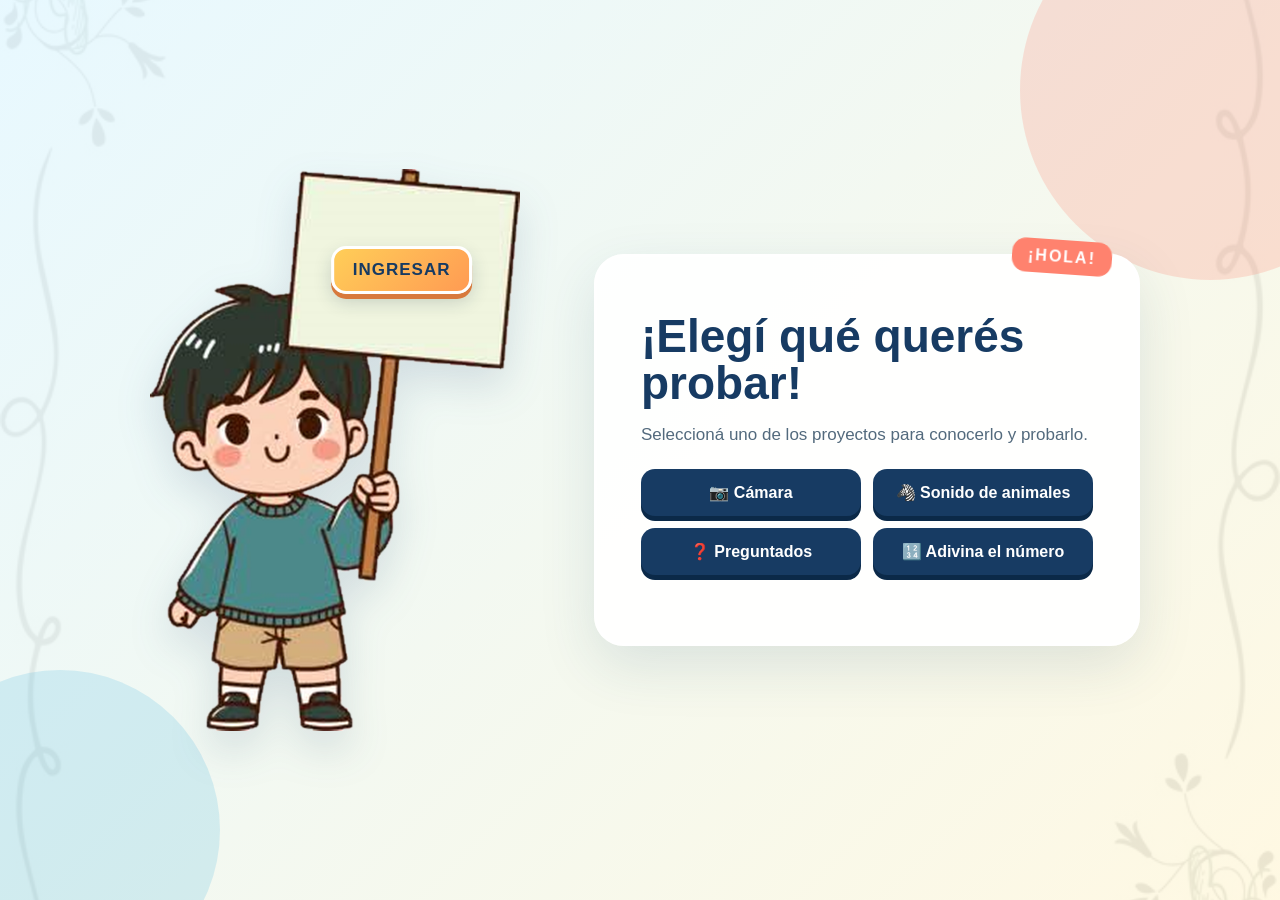
<file: index.html>
<!doctype html><html lang="es"><head><meta charset="utf-8"><meta name="viewport" content="width=device-width, initial-scale=1"><title>Portfolio de Iván Mazza</title><link rel="stylesheet" href="estilos.css"></head><body class="portada"><main class="portada-contenido"><div class="personaje-wrap"><img src="nene.png" class="nene" alt="Chico sosteniendo un cartel"><a class="boton-ingresar" href="seleccion.html">INGRESAR</a></div><section class="presentacion" aria-label="Elegí qué querés probar">
<h1 style="font-size:clamp(30px,4.5vw,46px)">¡Elegí qué querés probar!</h1>
<p>Seleccioná uno de los proyectos para conocerlo y probarlo.</p>
<div class="datos" style="display:grid;grid-template-columns:repeat(2,minmax(0,1fr));gap:12px">
<a class="cta" href="camara.html" style="justify-content:center">📷 Cámara</a>
<a class="cta" href="animales.html" style="justify-content:center">🦓 Sonido de animales</a>
<a class="cta" href="preguntados.html" style="justify-content:center">❓ Preguntados</a>
<a class="cta" href="adivina.html" style="justify-content:center">🔢 Adivina el número</a>
</div>
</section></main></body></html>
</file>
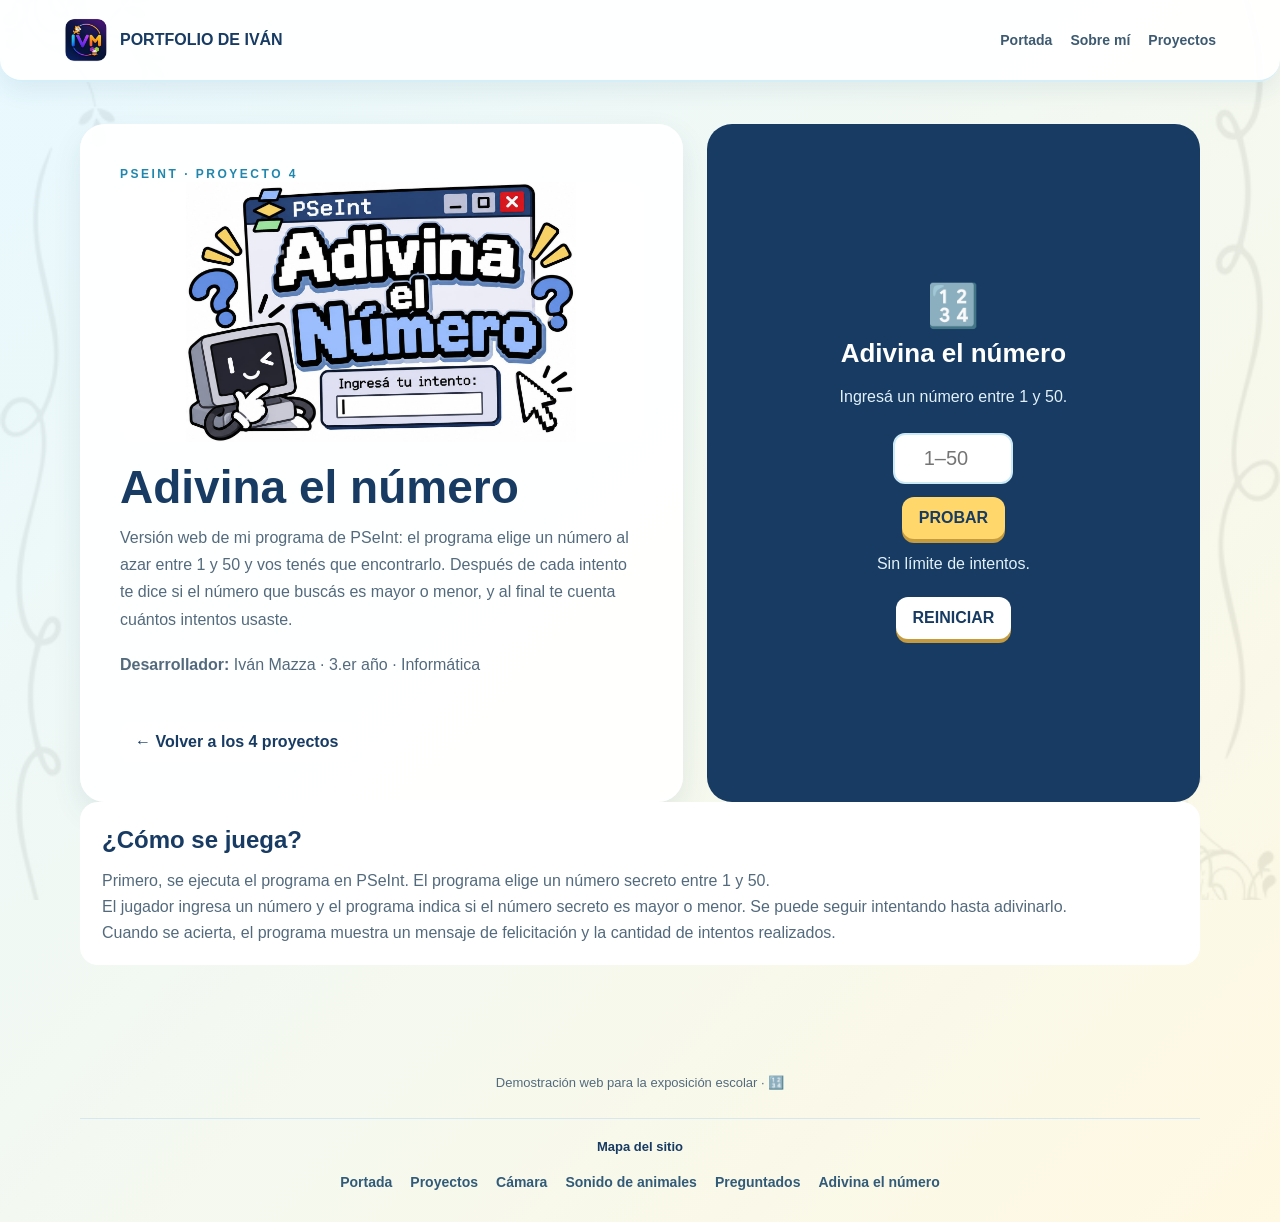
<file: adivina.html>
<!doctype html><html lang="es"><head><meta charset="utf-8"><meta name="viewport" content="width=device-width,initial-scale=1"><title>Adivina el número | Portfolio de Iván</title><link rel="stylesheet" href="estilos.css"></head><body><header class="topbar"><a class="brand" href="index.html"><img src="logo.png" alt=""><span>PORTFOLIO DE IVÁN</span></a><nav class="navlinks"><a href="index.html">Portada</a><a href="seleccion.html#sobre-mi">Sobre mí</a><a href="seleccion.html#proyectos">Proyectos</a></nav></header><main class="wrap"><section class="detail-hero"><div class="panel"><span class="kicker">PSEINT · PROYECTO 4</span><img class="game-cover" src="portada-adivina.jpg" alt="Portada del juego Adivina el Número"><h1>Adivina el número</h1><p>Versión web de mi programa de PSeInt: el programa elige un número al azar entre 1 y 50 y vos tenés que encontrarlo. Después de cada intento te dice si el número que buscás es mayor o menor, y al final te cuenta cuántos intentos usaste.</p><p><strong>Desarrollador:</strong> Iván Mazza · 3.er año · Informática</p><a class="back" href="seleccion.html">← Volver a los 4 proyectos</a></div><div class="demo"><div style="font-size:42px">🔢</div><h2>Adivina el número</h2><p>Ingresá un número entre 1 y 50.</p><input class="number-input" id="guess" type="number" min="1" max="50" placeholder="1–50"><button class="action" id="guessBtn">PROBAR</button><p id="numMsg">Sin límite de intentos.</p><button class="action alt" id="resetNum">REINICIAR</button></div></section><section class="game-instructions"><h2>¿Cómo se juega?</h2><p>Primero, se ejecuta el programa en PSeInt. El programa elige un número secreto entre 1 y 50.</p><p>El jugador ingresa un número y el programa indica si el número secreto es mayor o menor. Se puede seguir intentando hasta adivinarlo.</p><p>Cuando se acierta, el programa muestra un mensaje de felicitación y la cantidad de intentos realizados.</p></section></main><footer>Demostración web para la exposición escolar · 🔢</footer><script>let secret=Math.floor(Math.random()*50)+1,tries=0;const g=document.getElementById('guess'),m=document.getElementById('numMsg'),b=document.getElementById('guessBtn');
function probar(){const n=Number(g.value);if(!Number.isInteger(n)||n<1||n>50){m.textContent='Ingresá un número entre 1 y 50.';return}tries++;
if(n===secret){m.textContent='¡Felicitaciones, adivinaste el número! 🎉 Era '+secret+' y lo lograste en '+tries+' intento'+(tries>1?'s':'')+'.';b.disabled=true}
else if(secret>n){m.textContent='El número que buscás es mayor ⬆️ (intentos: '+tries+')'}else{m.textContent='El número que buscás es menor ⬇️ (intentos: '+tries+')'}g.value='';g.focus()}
b.onclick=probar;g.addEventListener('keydown',e=>{if(e.key==='Enter')probar()});
document.getElementById('resetNum').onclick=()=>{secret=Math.floor(Math.random()*50)+1;tries=0;b.disabled=false;m.textContent='Sin límite de intentos.'};</script><footer class="site-map"><strong>Mapa del sitio</strong><a href="index.html">Portada</a><a href="seleccion.html">Proyectos</a><a href="camara.html">Cámara</a><a href="animales.html">Sonido de animales</a><a href="preguntados.html">Preguntados</a><a href="adivina.html">Adivina el número</a></footer></body></html>
</file>
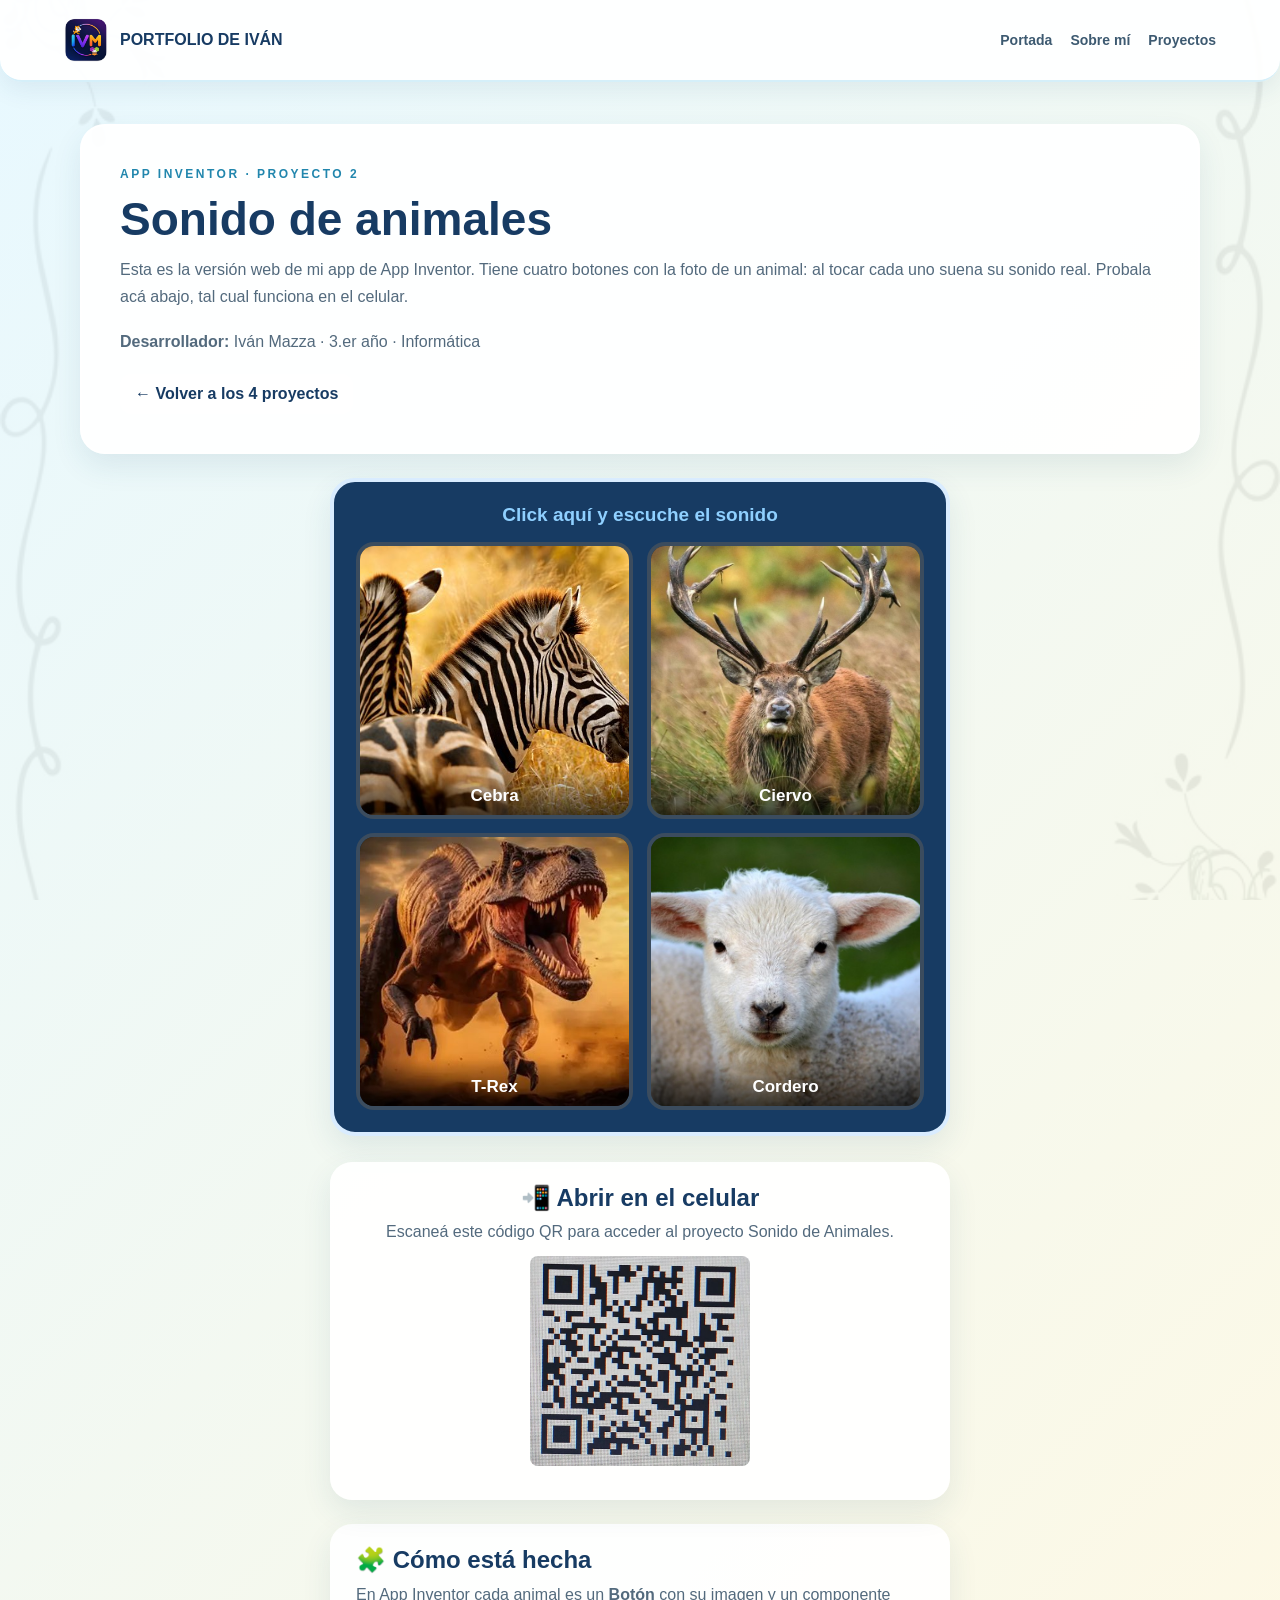
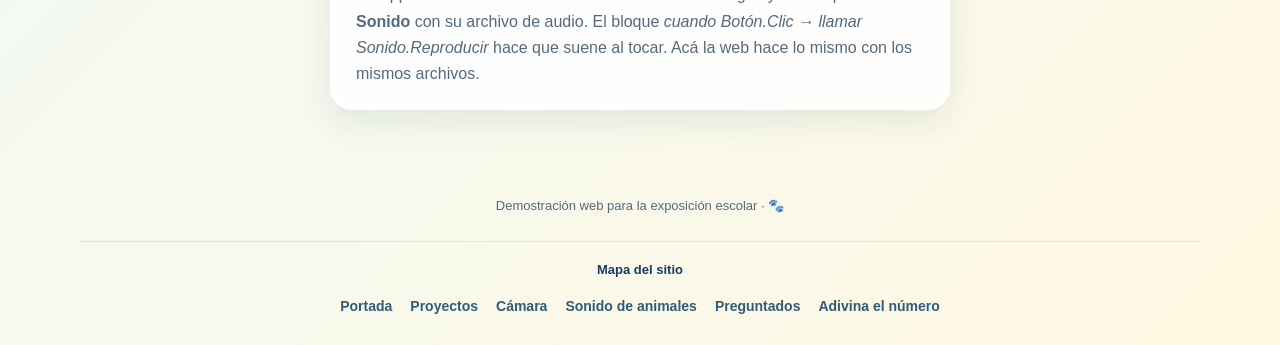
<file: animales.html>
<!doctype html><html lang="es"><head><meta charset="utf-8"><meta name="viewport" content="width=device-width,initial-scale=1"><title>Sonido de animales | Portfolio de Iván</title><link rel="stylesheet" href="estilos.css"></head><body><header class="topbar"><a class="brand" href="index.html"><img src="logo.png" alt=""><span>PORTFOLIO DE IVÁN</span></a><nav class="navlinks"><a href="index.html">Portada</a><a href="seleccion.html#sobre-mi">Sobre mí</a><a href="seleccion.html#proyectos">Proyectos</a></nav></header><main class="wrap">
<section class="panel" style="margin-bottom:24px"><span class="kicker">APP INVENTOR · PROYECTO 2</span><h1>Sonido de animales</h1><p>Esta es la versión web de mi app de App Inventor. Tiene cuatro botones con la foto de un animal: al tocar cada uno suena su sonido real. Probala acá abajo, tal cual funciona en el celular.</p><p><strong>Desarrollador:</strong> Iván Mazza · 3.er año · Informática</p><a class="back" style="margin-top:0" href="seleccion.html">← Volver a los 4 proyectos</a></section>
<section class="app-demo"><p class="app-titulo">Click aquí y escuche el sonido</p>
<div class="animal-grid" aria-label="Cuatro animales en una cuadrícula de dos filas y dos columnas">
<button class="animal-card" data-audio="cebra.mp3" aria-label="Cebra"><img src="cebra.jpg" alt="Cebra"><span>Cebra</span></button>
<button class="animal-card" data-audio="ciervo.mp3" aria-label="Ciervo"><img src="ciervo.jpg" alt="Ciervo"><span>Ciervo</span></button>
<button class="animal-card" data-audio="trex.mp3" aria-label="Dinosaurio T-Rex"><img src="trex.jpg" alt="Dinosaurio T-Rex"><span>T-Rex</span></button>
<button class="animal-card" data-audio="oveja.mp3" aria-label="Cordero"><img src="oveja.jpg" alt="Cordero"><span>Cordero</span></button>
</div></section>
<section class="qr-panel"><h2>📲 Abrir en el celular</h2><p>Escaneá este código QR para acceder al proyecto Sonido de Animales.</p><img src="qr-sonido-animales.jpg" alt="Código QR de Sonido de Animales" class="qr-img"></section>
<section class="info-card2"><h2>🧩 Cómo está hecha</h2><p>En App Inventor cada animal es un <strong>Botón</strong> con su imagen y un componente <strong>Sonido</strong> con su archivo de audio. El bloque <em>cuando Botón.Clic → llamar Sonido.Reproducir</em> hace que suene al tocar. Acá la web hace lo mismo con los mismos archivos.</p></section>
</main><footer>Demostración web para la exposición escolar · 🐾</footer>
<script>
const cards=document.querySelectorAll('.animal-card');let actual=null;
cards.forEach(c=>{const a=new Audio(c.dataset.audio);a.preload='auto';c._a=a;
a.addEventListener('ended',()=>c.classList.remove('sonando'));
c.addEventListener('click',()=>{cards.forEach(o=>{if(o!==c){o._a.pause();o._a.currentTime=0;o.classList.remove('sonando')}});c._a.currentTime=0;c._a.play().catch(()=>{});c.classList.add('sonando')})});
</script><footer class="site-map"><strong>Mapa del sitio</strong><a href="index.html">Portada</a><a href="seleccion.html">Proyectos</a><a href="camara.html">Cámara</a><a href="animales.html">Sonido de animales</a><a href="preguntados.html">Preguntados</a><a href="adivina.html">Adivina el número</a></footer></body></html>
</file>
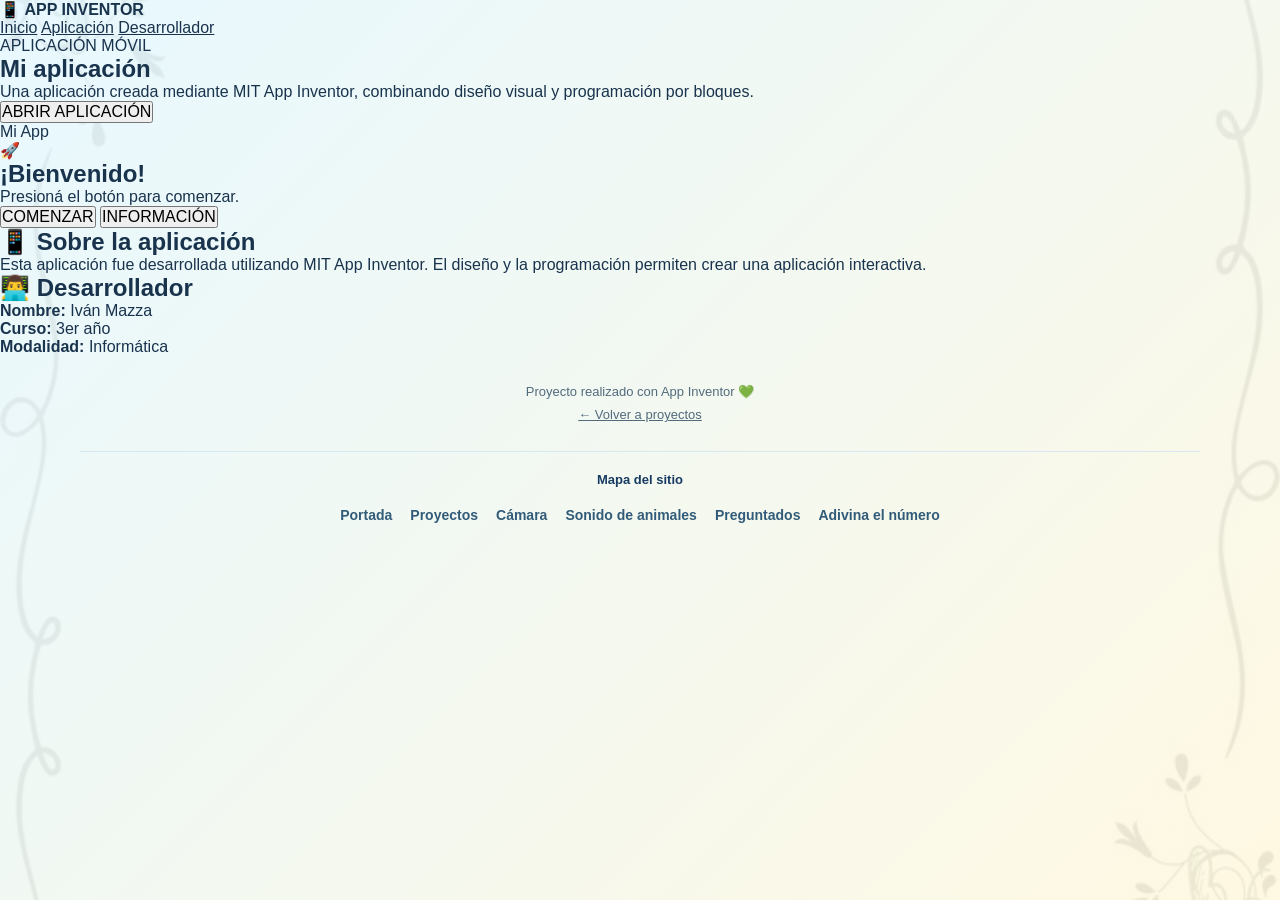
<file: appinventor.html>
<!DOCTYPE html>
<html lang="es">
<head>
    <meta charset="UTF-8">
    <meta name="viewport" content="width=device-width, initial-scale=1.0">
    <title>Proyecto App Inventor</title>
    <link rel="stylesheet" href="estilos.css">
</head>

<body>

    <header class="barra">
        <div class="marca">
            <span>📱</span>
            <strong>APP INVENTOR</strong>
        </div>
        <nav>
            <a href="seleccion.html">Inicio</a>
            <a href="#app">Aplicación</a>
            <a href="#desarrollador">Desarrollador</a>
        </nav>
    </header>

    <main class="pagina-proyecto">

        <section class="hero">

            <div class="texto-hero">
                <span class="etiqueta verde">APLICACIÓN MÓVIL</span>
                <h1>Mi aplicación</h1>
                <p>Una aplicación creada mediante MIT App Inventor, combinando diseño visual y programación por bloques.</p>
                <button class="boton-principal verde-boton" onclick="mostrarMensaje()">ABRIR APLICACIÓN</button>
            </div>

            <!-- CELULAR -->
            <div class="celular" id="app">
                <div class="parlante"></div>
                <div class="pantalla">
                    <div class="app-header">Mi App</div>
                    <div class="app-contenido">
                        <div class="app-icono">🚀</div>
                        <h2>¡Bienvenido!</h2>
                        <p id="mensajeApp">Presioná el botón para comenzar.</p>
                        <button onclick="mostrarMensaje()">COMENZAR</button>
                        <button class="boton-secundario" onclick="mostrarInfo()">INFORMACIÓN</button>
                    </div>
                </div>
            </div>

        </section>

        <section class="informacion">

            <div class="info-card">
                <h2>📱 Sobre la aplicación</h2>
                <p>Esta aplicación fue desarrollada utilizando MIT App Inventor. El diseño y la programación permiten crear una aplicación interactiva.</p>
            </div>

            <div class="info-card" id="desarrollador">
                <h2>👨‍💻 Desarrollador</h2>
                <p><strong>Nombre:</strong> Iván Mazza</p>
                <p><strong>Curso:</strong> 3er año</p>
                <p><strong>Modalidad:</strong> Informática</p>
            </div>

        </section>

    </main>

    <footer>
        <p>Proyecto realizado con App Inventor 💚</p>
        <a href="seleccion.html">← Volver a proyectos</a>
    </footer>

    <script>
        function mostrarMensaje() {
            document.getElementById("mensajeApp").innerHTML = "🎉 ¡Aplicación iniciada!";
        }
        function mostrarInfo() {
            document.getElementById("mensajeApp").innerHTML = "Aplicación desarrollada con MIT App Inventor.";
        }
    </script>

<footer class="site-map"><strong>Mapa del sitio</strong><a href="index.html">Portada</a><a href="seleccion.html">Proyectos</a><a href="camara.html">Cámara</a><a href="animales.html">Sonido de animales</a><a href="preguntados.html">Preguntados</a><a href="adivina.html">Adivina el número</a></footer></body>
</html>
</file>
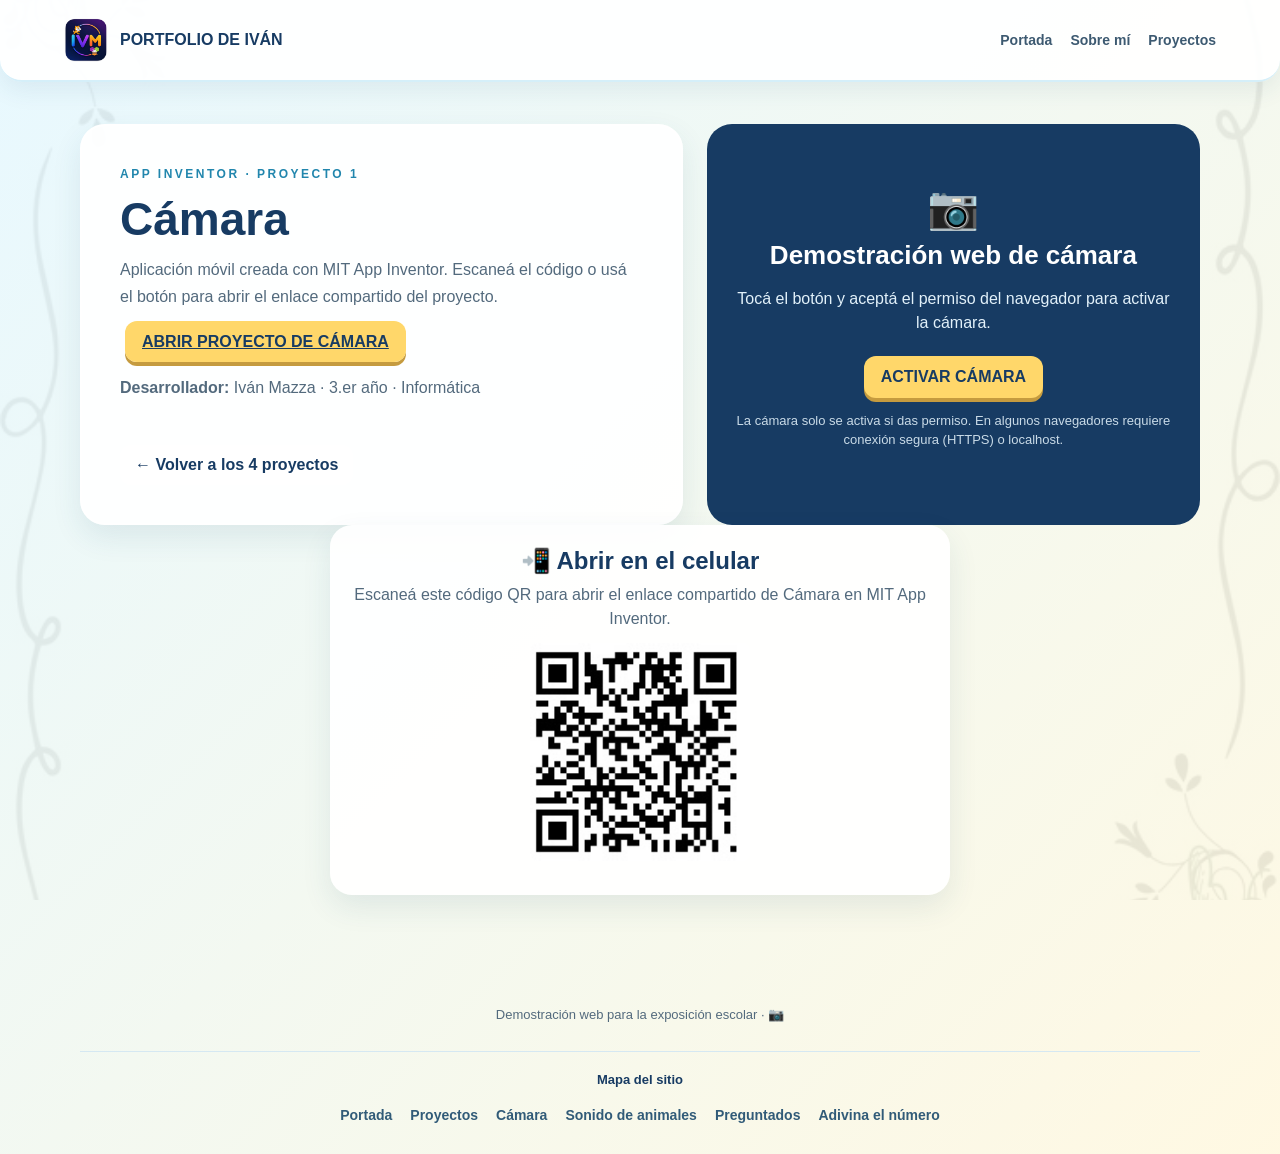
<file: camara.html>
<!doctype html><html lang="es"><head><meta charset="utf-8"><meta name="viewport" content="width=device-width,initial-scale=1"><title>Cámara | Portfolio de Iván</title><link rel="stylesheet" href="estilos.css"></head><body><header class="topbar"><a class="brand" href="index.html"><img src="logo.png" alt=""><span>PORTFOLIO DE IVÁN</span></a><nav class="navlinks"><a href="index.html">Portada</a><a href="seleccion.html#sobre-mi">Sobre mí</a><a href="seleccion.html#proyectos">Proyectos</a></nav></header><main class="wrap"><section class="detail-hero"><div class="panel"><span class="kicker">APP INVENTOR · PROYECTO 1</span><h1>Cámara</h1><p>Aplicación móvil creada con MIT App Inventor. Escaneá el código o usá el botón para abrir el enlace compartido del proyecto.</p>
<p><a class="action" href="https://ai2a.appinventor.mit.edu/b/2cwpd" target="_blank" rel="noopener">ABRIR PROYECTO DE CÁMARA</a></p><p><strong>Desarrollador:</strong> Iván Mazza · 3.er año · Informática</p><a class="back" href="seleccion.html">← Volver a los 4 proyectos</a></div><div class="demo"><div style="font-size:42px">📷</div><h2>Demostración web de cámara</h2><p id="camMsg">Tocá el botón y aceptá el permiso del navegador para activar la cámara.</p><button class="action" id="startCam">ACTIVAR CÁMARA</button><video id="cameraPreview" autoplay playsinline></video><button class="action alt" id="stopCam" style="display:none">APAGAR CÁMARA</button><p class="note">La cámara solo se activa si das permiso. En algunos navegadores requiere conexión segura (HTTPS) o localhost.</p></div></section><section class="qr-panel"><h2>📲 Abrir en el celular</h2><p>Escaneá este código QR para abrir el enlace compartido de Cámara en MIT App Inventor.</p><img src="qr-camara.jpg" alt="Código QR de Cámara" class="qr-img"></section></main><footer>Demostración web para la exposición escolar · 📷</footer><script>let stream;const msg=document.getElementById('camMsg'),video=document.getElementById('cameraPreview'),stop=document.getElementById('stopCam');document.getElementById('startCam').onclick=async()=>{try{if(!navigator.mediaDevices?.getUserMedia)throw new Error('Este navegador no permite activar la cámara desde este archivo. Probá con la página publicada en HTTPS.');stream=await navigator.mediaDevices.getUserMedia({video:true,audio:false});video.srcObject=stream;video.style.display='block';stop.style.display='inline-block';msg.textContent='¡Cámara activada!';}catch(e){msg.textContent=e.message||'No se pudo acceder a la cámara. Revisá los permisos del navegador.'}};stop.onclick=()=>{stream?.getTracks().forEach(t=>t.stop());video.style.display='none';stop.style.display='none';msg.textContent='Cámara apagada.'};</script><footer class="site-map"><strong>Mapa del sitio</strong><a href="index.html">Portada</a><a href="seleccion.html">Proyectos</a><a href="camara.html">Cámara</a><a href="animales.html">Sonido de animales</a><a href="preguntados.html">Preguntados</a><a href="adivina.html">Adivina el número</a></footer></body></html>
</file>
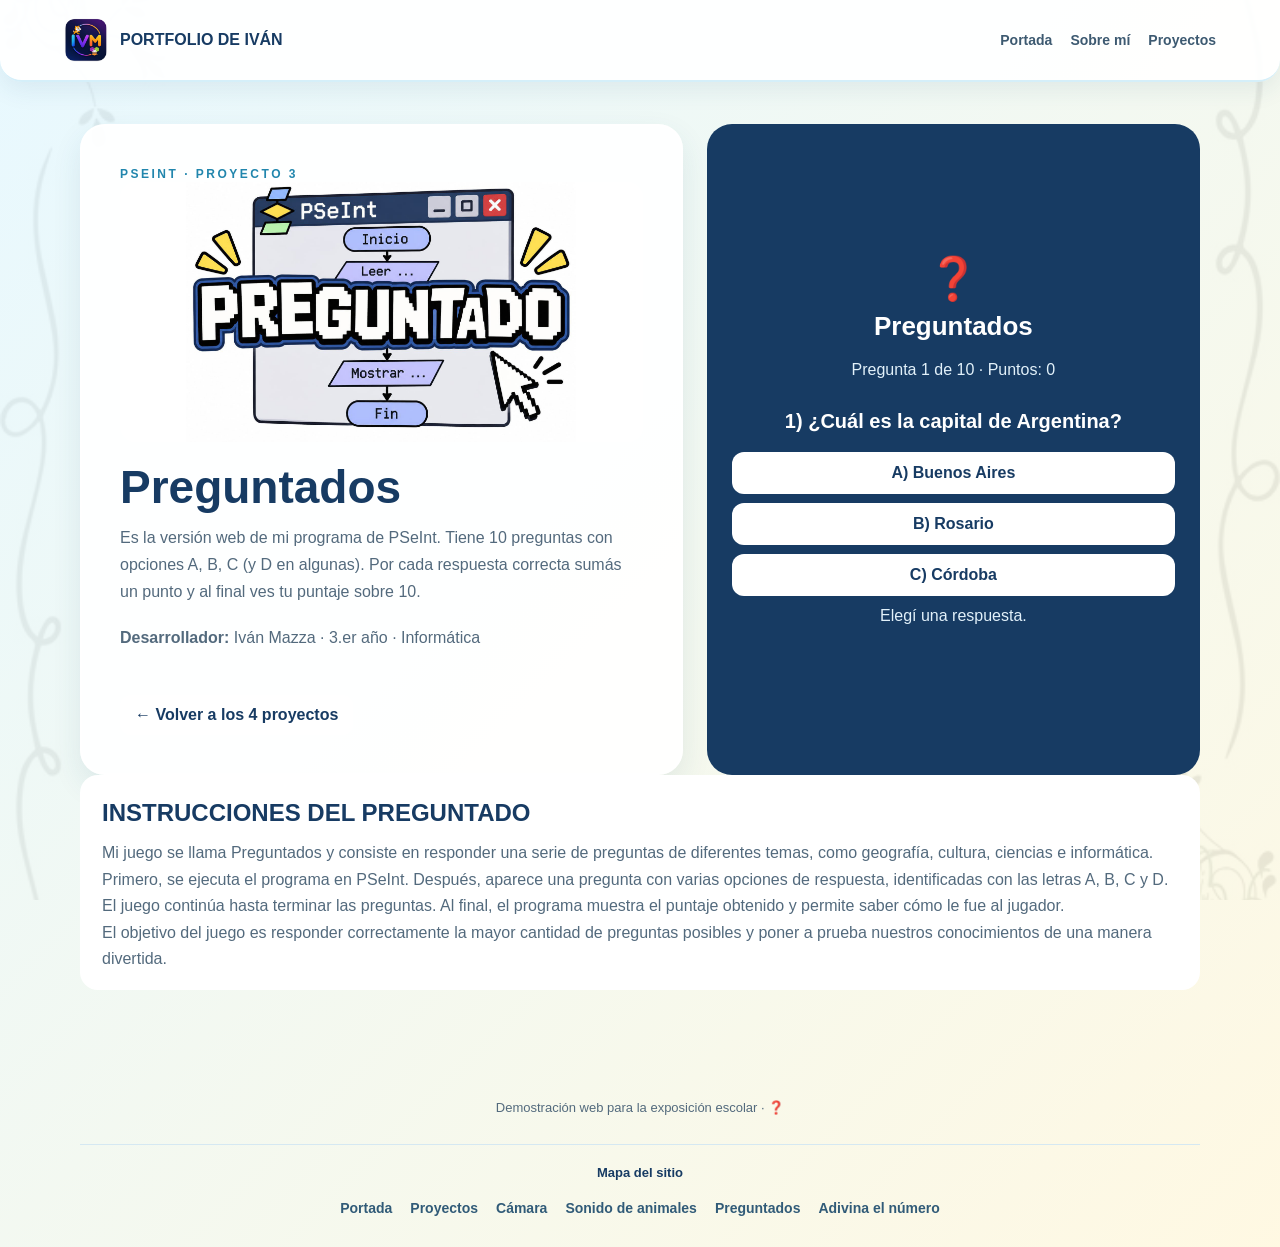
<file: preguntados.html>
<!doctype html><html lang="es"><head><meta charset="utf-8"><meta name="viewport" content="width=device-width,initial-scale=1"><title>Preguntados | Portfolio de Iván</title><link rel="stylesheet" href="estilos.css"></head><body><header class="topbar"><a class="brand" href="index.html"><img src="logo.png" alt=""><span>PORTFOLIO DE IVÁN</span></a><nav class="navlinks"><a href="index.html">Portada</a><a href="seleccion.html#sobre-mi">Sobre mí</a><a href="seleccion.html#proyectos">Proyectos</a></nav></header><main class="wrap"><section class="detail-hero"><div class="panel"><span class="kicker">PSEINT · PROYECTO 3</span><img class="game-cover" src="portada-preguntados.jpg" alt="Portada del juego Preguntados"><h1>Preguntados</h1><p>Es la versión web de mi programa de PSeInt. Tiene 10 preguntas con opciones A, B, C (y D en algunas). Por cada respuesta correcta sumás un punto y al final ves tu puntaje sobre 10.</p><p><strong>Desarrollador:</strong> Iván Mazza · 3.er año · Informática</p><a class="back" href="seleccion.html#proyectos">← Volver a los 4 proyectos</a></div><div class="demo" id="demo"><div style="font-size:42px">❓</div><h2>Preguntados</h2><p id="qCount"></p><p class="quiz-question" id="question"></p><div class="answers" id="answers"></div><p id="quizMsg"></p><button class="action" id="nextQ" style="display:none">SIGUIENTE →</button></div></section><section class="game-instructions"><h2>INSTRUCCIONES DEL PREGUNTADO</h2><p>Mi juego se llama Preguntados y consiste en responder una serie de preguntas de diferentes temas, como geografía, cultura, ciencias e informática.</p><p>Primero, se ejecuta el programa en PSeInt. Después, aparece una pregunta con varias opciones de respuesta, identificadas con las letras A, B, C y D.</p><p>El juego continúa hasta terminar las preguntas. Al final, el programa muestra el puntaje obtenido y permite saber cómo le fue al jugador.</p><p>El objetivo del juego es responder correctamente la mayor cantidad de preguntas posibles y poner a prueba nuestros conocimientos de una manera divertida.</p></section></main><footer>Demostración web para la exposición escolar · ❓</footer>
<script>
const qs=[
{q:'¿Cuál es la capital de Argentina?',a:['Buenos Aires','Rosario','Córdoba'],c:0},
{q:'¿Cuál es el baile típico de Argentina?',a:['Urbano','Salsa','Tango'],c:2},
{q:'¿Cuál es la fórmula química del agua?',a:['CO2','H2O','NaCl'],c:1},
{q:'¿Cuál es el océano más grande de la Tierra?',a:['Océano Atlántico','Océano Pacífico','Océano Índico','Océano Ártico'],c:1},
{q:'¿En qué año ganó Argentina su primer mundial?',a:['1978','1986','2022'],c:0},
{q:'¿Cuál es el club más ganador de la Copa Libertadores?',a:['Boca Juniors','River Plate','Independiente'],c:2},
{q:'¿Para qué sirve el navegador web (como Chrome, Edge o Firefox)?',a:['Para escribir documentos de texto','Para editar fotografías profesionales','Para acceder y visualizar páginas en internet','Para proteger la computadora de virus'],c:2},
{q:'¿Qué es el hardware?',a:['Los programas y datos','El Windows','Las partes físicas de la computadora'],c:2},
{q:'¿Qué es un archivo?',a:['El teclado','Datos guardados con un nombre','El monitor'],c:1},
{q:'¿Te gustó este quiz?',a:['NOOOO','SEEEE'],c:1}
];
const L='ABCD';let qi=0,score=0;
const $=id=>document.getElementById(id),box=$('answers'),next=$('nextQ');
function render(){const x=qs[qi];$('qCount').textContent='Pregunta '+(qi+1)+' de '+qs.length+' · Puntos: '+score;$('question').textContent=(qi+1)+') '+x.q;$('quizMsg').textContent='Elegí una respuesta.';next.style.display='none';box.innerHTML='';
x.a.forEach((t,i)=>{const b=document.createElement('button');b.textContent=L[i]+') '+t;b.onclick=()=>{[...box.children].forEach(y=>y.disabled=true);
if(i===x.c){score++;$('quizMsg').textContent=qi===9?'¡Correctooo, SOS UN/A CRACK! 🎉':'¡Correctooo! 🎉'}else{$('quizMsg').textContent='Incorrecto. La respuesta era '+L[x.c]+') '+x.a[x.c]}
$('qCount').textContent='Pregunta '+(qi+1)+' de '+qs.length+' · Puntos: '+score;next.style.display='inline-block';next.textContent=qi===qs.length-1?'VER RESULTADO':'SIGUIENTE →'};box.appendChild(b)})}
next.onclick=()=>{if(qi<qs.length-1){qi++;render()}else{const m=score===10?'¡Excelente! ¡Sos un crack!':score>=6?'¡Muy bien!':'¡Seguir practicando!';$('demo').innerHTML='<div style="font-size:42px">🏆</div><h2>Tu puntaje es: '+score+' de 10</h2><p>'+m+'</p><button class="action" onclick="location.reload()">VOLVER A JUGAR</button>'}};
render();
</script><footer class="site-map"><strong>Mapa del sitio</strong><a href="index.html">Portada</a><a href="seleccion.html">Proyectos</a><a href="camara.html">Cámara</a><a href="animales.html">Sonido de animales</a><a href="preguntados.html">Preguntados</a><a href="adivina.html">Adivina el número</a></footer></body></html>
</file>
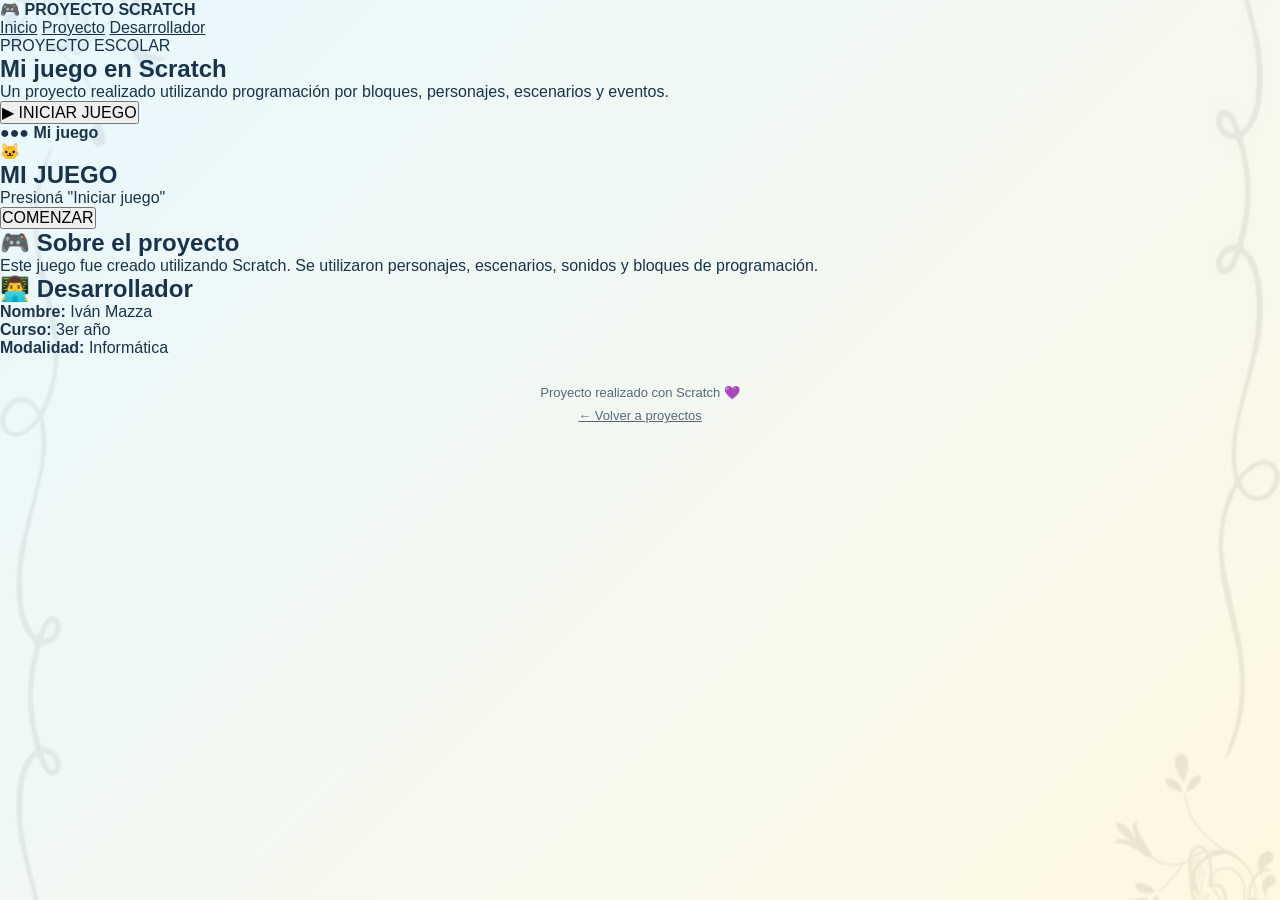
<file: scratch.html>
<!DOCTYPE html>
<html lang="es">
<head>
    <meta charset="UTF-8">
    <meta name="viewport" content="width=device-width, initial-scale=1.0">
    <title>Proyecto Scratch</title>
    <link rel="stylesheet" href="estilos.css">
</head>

<body>

    <header class="barra">
        <div class="marca">
            <span>🎮</span>
            <strong>PROYECTO SCRATCH</strong>
        </div>
        <nav>
            <a href="seleccion.html">Inicio</a>
            <a href="#proyecto">Proyecto</a>
            <a href="#desarrollador">Desarrollador</a>
        </nav>
    </header>

    <main class="pagina-proyecto">

        <section class="hero">

            <div class="texto-hero">
                <span class="etiqueta">PROYECTO ESCOLAR</span>
                <h1>Mi juego en Scratch</h1>
                <p>Un proyecto realizado utilizando programación por bloques, personajes, escenarios y eventos.</p>
                <button class="boton-principal" onclick="iniciarJuego()">▶ INICIAR JUEGO</button>
            </div>

            <div class="ventana-juego" id="proyecto">
                <div class="barra-ventana">
                    <span>●</span><span>●</span><span>●</span>
                    <b>Mi juego</b>
                </div>
                <div class="juego">
                    <div class="personaje">🐱</div>
                    <h2>MI JUEGO</h2>
                    <p id="mensaje">Presioná "Iniciar juego"</p>
                    <button onclick="iniciarJuego()">COMENZAR</button>
                </div>
            </div>

        </section>

        <section class="informacion">

            <div class="info-card">
                <h2>🎮 Sobre el proyecto</h2>
                <p>Este juego fue creado utilizando Scratch. Se utilizaron personajes, escenarios, sonidos y bloques de programación.</p>
            </div>

            <div class="info-card" id="desarrollador">
                <h2>👨‍💻 Desarrollador</h2>
                <p><strong>Nombre:</strong> Iván Mazza</p>
                <p><strong>Curso:</strong> 3er año</p>
                <p><strong>Modalidad:</strong> Informática</p>
            </div>

        </section>

    </main>

    <footer>
        <p>Proyecto realizado con Scratch 💜</p>
        <a href="seleccion.html">← Volver a proyectos</a>
    </footer>

    <script>
        function iniciarJuego() {
            document.getElementById("mensaje").innerHTML = "🎉 ¡El juego comenzó!";
        }
    </script>

</body>
</html>
</file>
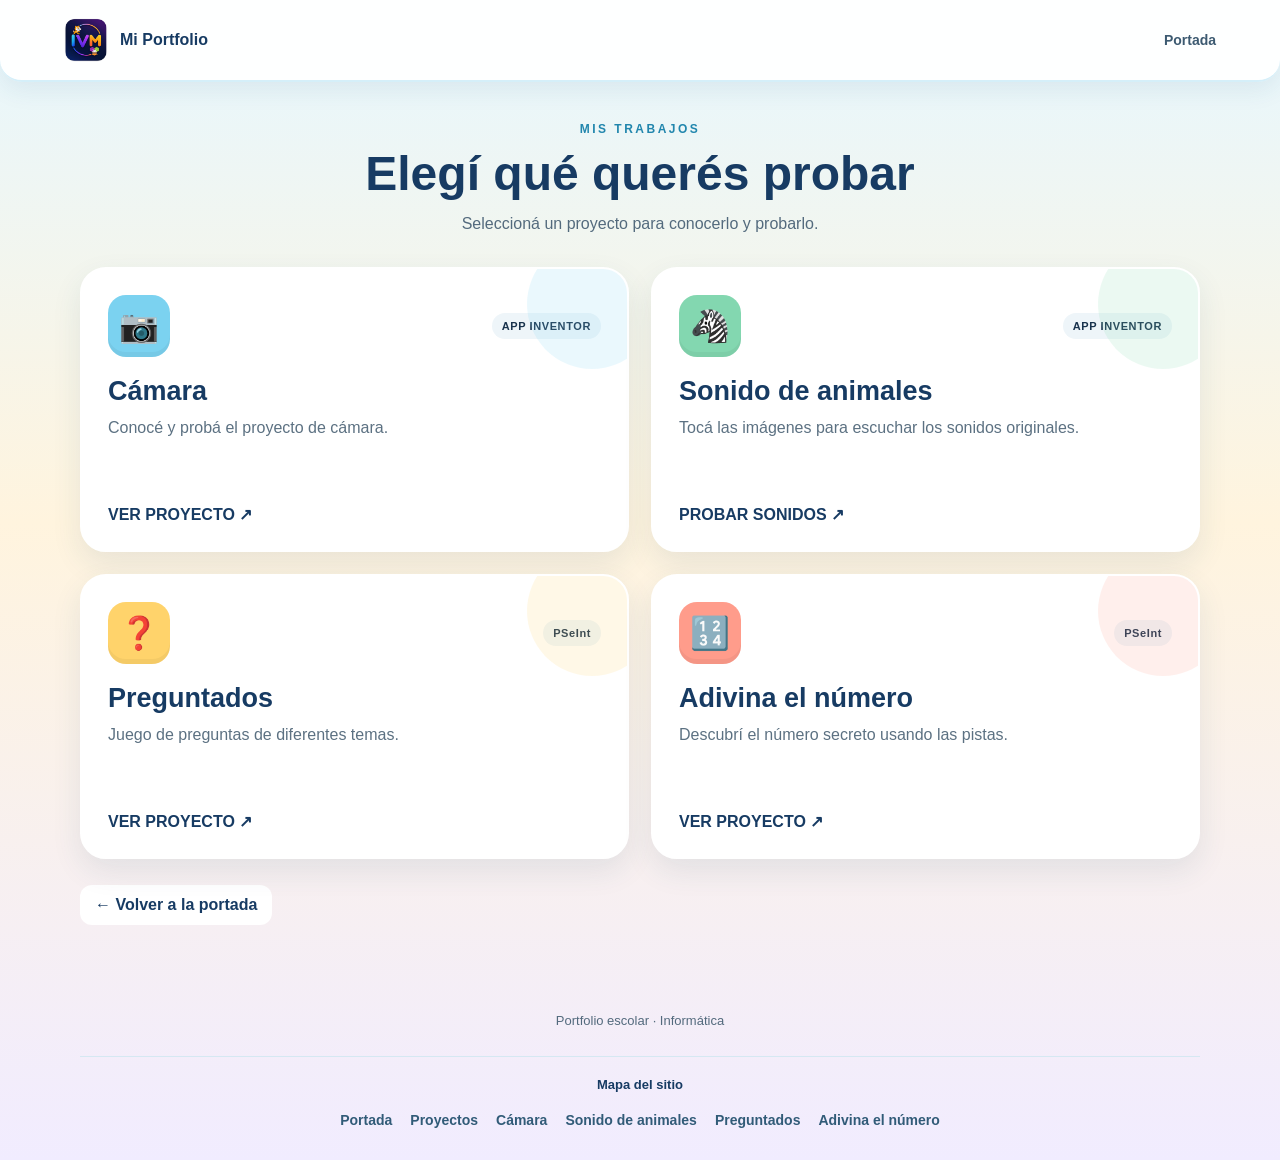
<file: seleccion.html>
<!doctype html><html lang="es"><head><meta charset="utf-8"><meta name="viewport" content="width=device-width,initial-scale=1"><title>Elegí qué querés probar</title><link rel="stylesheet" href="estilos.css"></head><body class="home">
<header class="topbar"><a class="brand" href="index.html"><img src="logo.png" alt=""><span>Mi Portfolio</span></a><nav class="navlinks"><a href="index.html">Portada</a></nav></header>
<main class="wrap" id="proyectos"><div class="section-head"><span class="kicker">Mis trabajos</span><h1>Elegí qué querés probar</h1><p>Seleccioná un proyecto para conocerlo y probarlo.</p></div>
<section class="project-grid">
<a class="project-card camera" href="camara.html"><div class="card-top"><div class="project-icon">📷</div><span class="tag">APP INVENTOR</span></div><h2>Cámara</h2><p>Conocé y probá el proyecto de cámara.</p><span class="card-link">VER PROYECTO ↗</span></a>
<a class="project-card animals" href="animales.html"><div class="card-top"><div class="project-icon">🦓</div><span class="tag">APP INVENTOR</span></div><h2>Sonido de animales</h2><p>Tocá las imágenes para escuchar los sonidos originales.</p><span class="card-link">PROBAR SONIDOS ↗</span></a>
<a class="project-card quiz" href="preguntados.html"><div class="card-top"><div class="project-icon">❓</div><span class="tag">PSeInt</span></div><h2>Preguntados</h2><p>Juego de preguntas de diferentes temas.</p><span class="card-link">VER PROYECTO ↗</span></a>
<a class="project-card number" href="adivina.html"><div class="card-top"><div class="project-icon">🔢</div><span class="tag">PSeInt</span></div><h2>Adivina el número</h2><p>Descubrí el número secreto usando las pistas.</p><span class="card-link">VER PROYECTO ↗</span></a>
</section><a class="back" href="index.html">← Volver a la portada</a></main><footer>Portfolio escolar · Informática</footer><footer class="site-map"><strong>Mapa del sitio</strong><a href="index.html">Portada</a><a href="seleccion.html">Proyectos</a><a href="camara.html">Cámara</a><a href="animales.html">Sonido de animales</a><a href="preguntados.html">Preguntados</a><a href="adivina.html">Adivina el número</a></footer></body></html>
</file>
<file: estilos.css>
:root{--navy:#173b63;--blue:#53b8df;--sky:#eaf8ff;--yellow:#ffd76a;--coral:#ff826e;--purple:#8066d9;--green:#4bbf9b;--ink:#19334d;--paper:#fffdf8}
*{box-sizing:border-box;margin:0;padding:0}
html{scroll-behavior:smooth}
body{font-family:'Trebuchet MS',Arial,sans-serif;color:var(--ink);min-height:100vh;background:linear-gradient(135deg,rgba(230,248,255,.94),rgba(255,248,224,.92)),url('fondo.png') center/cover fixed}
a{color:inherit}
button{font:inherit;cursor:pointer}
.portada{min-height:100vh;display:flex;align-items:center;justify-content:center;padding:28px;overflow-x:hidden}
.portada-contenido{width:min(100%,1000px);display:grid;grid-template-columns:minmax(280px,390px) 1fr;align-items:center;gap:clamp(24px,5vw,68px)}
.personaje-wrap{position:relative;width:min(100%,370px);margin:auto;filter:drop-shadow(0 18px 20px #23476b25)}
.nene{display:block;width:100%;height:auto}
.boton-ingresar{position:absolute;top:18%;left:68%;transform:translate(-50%,-50%);white-space:nowrap;background:linear-gradient(135deg,#ffce58,#ff9b53);color:#173b63;text-decoration:none;padding:11px 19px;border:3px solid white;border-radius:15px;font-size:clamp(13px,1.8vw,17px);font-weight:900;letter-spacing:1px;box-shadow:0 5px 0 #d8793c,0 8px 18px #19334d30;transition:.2s}
.boton-ingresar:hover{transform:translate(-50%,-54%) scale(1.05)}
.presentacion{background:#ffffffeb;border:3px solid white;border-radius:30px;padding:clamp(25px,4vw,44px);box-shadow:0 20px 55px #214d7120;position:relative}
.presentacion:before{content:'¡HOLA!';position:absolute;right:25px;top:-17px;background:var(--coral);color:white;font-weight:900;letter-spacing:2px;padding:8px 16px;border-radius:14px;transform:rotate(4deg)}
.kicker{color:#2186ad;text-transform:uppercase;letter-spacing:2.5px;font-size:12px;font-weight:900}
.presentacion h1{font-size:clamp(32px,5vw,52px);line-height:1.02;margin:12px 0;color:var(--navy)}
.presentacion h1 span{color:#ef765f}
.presentacion p{font-size:17px;line-height:1.65;color:#536a7d;margin:14px 0 20px}
.datos{display:flex;flex-wrap:wrap;gap:9px;margin:18px 0 24px}
.chip{padding:8px 12px;background:#e8f7ff;border-radius:99px;font-size:13px;font-weight:800;color:#225577}
.cta{display:inline-flex;align-items:center;gap:10px;background:var(--navy);color:white;text-decoration:none;padding:14px 21px;border-radius:14px;font-weight:900;box-shadow:0 5px 0 #0b2948;transition:.2s}
.cta:hover{transform:translateY(-2px)}
.topbar{display:flex;justify-content:space-between;align-items:center;gap:15px;padding:18px clamp(18px,5vw,65px);background:#ffffffed;border-bottom:2px solid #d5eff9;position:sticky;top:0;z-index:10}
.brand{display:flex;align-items:center;gap:12px;font-weight:900;color:var(--navy);text-decoration:none}
.brand img{width:44px;height:44px;object-fit:cover;border-radius:12px}
.navlinks{display:flex;gap:18px;flex-wrap:wrap}.navlinks a{text-decoration:none;font-weight:800;font-size:14px;color:#3d5a71}.navlinks a:hover{color:#ec765e}
.wrap{width:min(1120px,92%);margin:0 auto;padding:42px 0 60px}
.section-head{text-align:center;margin:10px auto 30px;max-width:700px}
.section-head .kicker{display:block;margin-bottom:10px}
.section-head h1{font-size:clamp(32px,5vw,48px);color:var(--navy);margin-bottom:10px}
.section-head p{line-height:1.6;color:#536a7d}
.project-grid{display:grid;grid-template-columns:repeat(2,minmax(0,1fr));gap:22px}
.project-card{position:relative;display:flex;flex-direction:column;min-height:285px;padding:26px;border-radius:26px;text-decoration:none;background:white;border:2px solid #fff;box-shadow:0 12px 30px #214d7119;transition:transform .22s,box-shadow .22s;overflow:hidden}
.project-card:hover{transform:translateY(-6px);box-shadow:0 18px 36px #214d7128}
.project-card:after{content:'';position:absolute;width:130px;height:130px;border-radius:50%;right:-30px;top:-30px;background:var(--accent);opacity:.16}
.card-top{display:flex;align-items:center;justify-content:space-between;gap:10px}
.project-icon{width:62px;height:62px;border-radius:18px;background:var(--accent);display:grid;place-items:center;font-size:32px;box-shadow:inset 0 -5px #0000000b}
.tag{background:#eef5f9;border-radius:99px;padding:7px 10px;font-size:11px;font-weight:900;letter-spacing:.6px}
.project-card h2{font-size:27px;color:var(--navy);margin:19px 0 9px}
.project-card p{color:#5c7182;line-height:1.55;max-width:480px}
.card-link{margin-top:auto;padding-top:20px;font-weight:900;color:var(--navy)}
.project-card.camera{--accent:#7bd2f0}.project-card.animals{--accent:#83d7b0}.project-card.quiz{--accent:#ffd36b}.project-card.number{--accent:#ff9c8b}
.dev-strip{margin-top:28px;padding:22px 25px;background:#173b63;color:white;border-radius:22px;display:flex;align-items:center;gap:18px}
.dev-avatar{width:54px;height:54px;display:grid;place-items:center;background:#ffffff20;border-radius:16px;font-size:28px;flex-shrink:0}
.dev-strip p{color:#e2f1fa;line-height:1.5}.dev-strip strong{color:white}
.back{display:inline-block;margin-top:26px;text-decoration:none;font-weight:900;color:var(--navy);padding:11px 15px;background:white;border-radius:12px}
.detail-hero{display:grid;grid-template-columns:1.1fr .9fr;gap:24px;align-items:stretch}
.panel{background:#ffffffed;border:2px solid white;border-radius:25px;padding:clamp(22px,4vw,38px);box-shadow:0 12px 30px #214d7119}
.panel h1{font-size:clamp(32px,5vw,46px);color:var(--navy);margin:10px 0}
.panel p{line-height:1.7;color:#536a7d;margin:10px 0 18px}
.demo{background:#173b63;color:white;border-radius:25px;padding:25px;min-height:280px;display:flex;flex-direction:column;align-items:center;justify-content:center;text-align:center}
.demo h2{font-size:26px;margin:8px 0}.demo p{color:#e2f1fa;line-height:1.5;margin:8px 0 16px}
.action{border:0;background:var(--yellow);color:#173b63;font-weight:900;padding:12px 17px;border-radius:12px;margin:5px;box-shadow:0 4px 0 #c59b3f}
.action.alt{background:white}.action:hover{filter:brightness(1.04);transform:translateY(-1px)}
.note{font-size:13px!important;opacity:.88}
.animal-buttons{display:grid;grid-template-columns:repeat(2,1fr);gap:10px;width:100%;margin-top:10px}
.animal-buttons button{border:2px solid #ffffff50;background:#ffffff18;color:white;border-radius:15px;padding:15px 8px;font-weight:800}
.animal-buttons button span{display:block;font-size:29px;margin-bottom:5px}
#cameraPreview{max-width:100%;width:100%;border-radius:16px;background:#0d2338;margin-top:12px;display:none}
.quiz-question{font-size:20px!important;color:white!important;font-weight:800}
.answers{display:grid;gap:9px;width:100%}.answers button{border:0;background:white;color:var(--navy);border-radius:12px;padding:12px;font-weight:800}
.answers button:hover{background:var(--yellow)}
.number-input{width:120px;padding:12px;border:2px solid #cce9f6;border-radius:12px;font-size:20px;text-align:center;margin:8px}
footer{text-align:center;padding:25px;color:#587184;font-size:13px}
@media(max-width:760px){.portada-contenido{grid-template-columns:1fr;gap:18px;max-width:530px}.personaje-wrap{width:min(68vw,260px)}.presentacion{padding:26px}.presentacion p{font-size:15px}.project-grid,.detail-hero{grid-template-columns:1fr}.project-card{min-height:250px}.topbar{align-items:flex-start}.navlinks{justify-content:flex-end;gap:10px}.navlinks a{font-size:12px}.dev-strip{align-items:flex-start}}
.app-demo{max-width:620px;margin:0 auto 26px;background:#173b63;border-radius:25px;padding:22px;box-shadow:0 12px 30px #214d7119}
.app-titulo{text-align:center;color:#8fd0ff;font-weight:900;font-size:19px;margin-bottom:16px}
.animal-grid{display:grid;grid-template-columns:repeat(2,1fr);gap:12px}
.animal-card{position:relative;border:4px solid #ffffff30;border-radius:18px;padding:0;overflow:hidden;aspect-ratio:1/1;background:#0d2338;transition:transform .15s,border-color .15s}
.animal-card img{width:100%;height:100%;object-fit:cover;display:block}
.animal-card span{position:absolute;left:0;right:0;bottom:0;padding:18px 8px 9px;color:white;font-weight:900;font-size:17px;background:linear-gradient(transparent,#000a)}
.animal-card:hover{transform:scale(1.02)}
.animal-card.sonando{border-color:var(--yellow);transform:scale(1.03);box-shadow:0 0 0 4px #ffd76a55}
.info-card2{max-width:620px;margin:0 auto;background:#ffffffed;border-radius:22px;padding:22px 26px;box-shadow:0 12px 30px #214d7119}
.info-card2 h2{color:var(--navy);margin-bottom:8px}.info-card2 p{line-height:1.65;color:#536a7d}
/* ===== Rediseño: presentación del desarrollador ===== */
body.home{background:linear-gradient(180deg,#e6f7ff 0%,#fff4de 45%,#f1ecff 100%)}
.topbar{border-radius:0 0 22px 22px;box-shadow:0 8px 24px #214d7116}
.about{position:relative;overflow:hidden;padding:56px clamp(18px,5vw,65px) 40px}
.blob{position:absolute;border-radius:50%;z-index:0}
.b1{width:420px;height:420px;right:-120px;top:-110px;background:#ff826e;opacity:.28}
.b2{width:300px;height:300px;left:-90px;bottom:-60px;background:#53b8df;opacity:.22}
.spark{position:absolute;color:#ffb83d;font-style:normal;z-index:1}
.s1{left:44%;top:60px;font-size:30px}.s2{right:8%;bottom:50px;font-size:22px;color:#8066d9}.s3{left:6%;top:90px;font-size:18px;color:#ff826e}
.about-inner{position:relative;z-index:2;max-width:1060px;margin:0 auto;display:grid;grid-template-columns:minmax(240px,360px) 1fr;gap:clamp(24px,5vw,70px);align-items:center}
.about-avatar{position:relative;display:grid;place-items:center}
.avatar-blob{position:absolute;inset:6% -8% 0 -8%;border-radius:46% 54% 50% 50%/55% 45% 55% 45%;background:linear-gradient(160deg,#ffd76a,#ff9b8a);opacity:.55}
.about-pj{position:relative;width:min(100%,340px);margin:0;filter:drop-shadow(0 16px 18px #23476b30)}
.cartel-texto{position:absolute;top:18%;left:68%;transform:translate(-50%,-50%) rotate(4deg);text-align:center;font-weight:900;font-size:clamp(15px,2.4vw,22px);line-height:1.1;color:var(--navy);letter-spacing:1px}
.about-text h2{font-size:clamp(21px,2.6vw,27px);color:var(--navy);letter-spacing:.5px;text-transform:uppercase;margin:0 0 6px}
.about-text h2:not(:first-child){margin-top:22px}
.about-text p{font-size:17px;line-height:1.65;color:#3f5a70}
.about-text strong{color:#ef765f}
.skills-band{padding:20px clamp(18px,5vw,65px) 30px;background:linear-gradient(180deg,transparent,#ffffff66)}
.wrap-s{max-width:1000px;margin:0 auto;display:grid;grid-template-columns:minmax(220px,1fr) 2fr;gap:28px;align-items:center}
.big{font-size:clamp(30px,4.4vw,46px);line-height:1.05;color:var(--navy);text-align:center}
.skills-card{background:white;border:3px solid #ffd76a;border-radius:24px;padding:22px 20px;box-shadow:0 14px 34px #214d7122}
.skills-card h3{text-align:center;font-size:23px;color:var(--navy);margin-bottom:14px}
.skills{display:grid;grid-template-columns:repeat(4,1fr);gap:10px;text-align:center;font-weight:800;font-size:14px;color:var(--navy)}
.skills span{display:grid;place-items:center;width:62px;height:62px;margin:0 auto 8px;border-radius:18px;font-size:32px;background:#eaf8ff}
.skills div:nth-child(2) span{background:#fff1c9}.skills div:nth-child(3) span{background:#e9e2ff}.skills div:nth-child(4) span{background:#ffe0d9}
.skills small{font-weight:600;color:#6a8396;font-size:12px}
.home .wrap{padding-top:30px}
@media(max-width:760px){.about-inner,.wrap-s{grid-template-columns:1fr}.about-pj{width:min(60vw,250px)}.skills{grid-template-columns:repeat(2,1fr);gap:16px}.s1{left:70%}}
/* portada: decoración */
.portada:before,.portada:after{content:'';position:fixed;border-radius:50%;z-index:0}
.portada:before{width:380px;height:380px;right:-120px;top:-100px;background:#ff826e;opacity:.22}
.portada:after{width:320px;height:320px;left:-100px;bottom:-90px;background:#53b8df;opacity:.2}
.portada-contenido{position:relative;z-index:1}

/* Ajustes puntuales solicitados: cuatro animales dentro de un solo recuadro */
.app-demo{max-width:620px;margin:0 auto 26px;background:#173b63;border:4px solid #d9ecff;border-radius:25px;padding:22px}
.animal-grid{display:grid;grid-template-columns:repeat(2,minmax(0,1fr));grid-template-rows:repeat(2,auto);gap:14px}
.animal-card{width:100%;aspect-ratio:1/1;min-width:0}
.qr-panel{max-width:620px;margin:0 auto 24px;padding:22px;background:#ffffffed;border-radius:22px;text-align:center;box-shadow:0 12px 30px #214d7119}
.qr-panel h2{color:var(--navy);margin:0 0 8px}.qr-panel p{color:#536a7d;line-height:1.5}
.qr-img{width:min(220px,70%);height:auto;display:block;margin:12px auto;border-radius:8px}
.game-cover{width:100%;max-height:260px;object-fit:contain;display:block;margin:0 auto 18px;border-radius:16px;background:#fff}
.game-instructions{background:#fff;border-radius:18px;padding:18px 22px;margin:0 0 22px;color:#536a7d;line-height:1.65}
.game-instructions h2{color:var(--navy);margin-bottom:8px}
@media(max-width:520px){.app-demo{padding:14px}.animal-grid{gap:9px}.animal-card span{font-size:14px;padding:14px 6px 8px}}

/* Mejoras solicitadas: animaciones sutiles y adaptación a pantallas */
@keyframes aparecerSuave{from{opacity:0;transform:translateY(12px)}to{opacity:1;transform:translateY(0)}}
@keyframes flotarSuave{0%,100%{transform:translateY(0)}50%{transform:translateY(-5px)}}
.presentacion,.project-card,.panel,.demo,.qr-panel,.game-instructions,.app-demo{animation:aparecerSuave .65s ease both}
.project-card:hover,.cta:hover,.action:hover{transition:transform .22s ease,box-shadow .22s ease}
.nene{animation:aparecerSuave .8s ease both}
.navlinks{align-items:center}
footer{padding:24px 18px;text-align:center;color:#536a7d;line-height:1.8}
.site-map{max-width:1120px;margin:0 auto;padding:16px 22px 22px;border-top:1px solid #d5e8f2;text-align:center}
.site-map strong{display:block;color:var(--navy);margin-bottom:8px}
.site-map a{display:inline-block;margin:4px 9px;color:#315b78;text-decoration:none;font-weight:800;font-size:14px}
.site-map a:hover{text-decoration:underline}
@media(max-width:760px){
 .portada{padding:18px}
 .portada-contenido{grid-template-columns:1fr;gap:22px;width:min(100%,520px)}
 .personaje-wrap{width:min(78vw,290px)}
 .presentacion{padding:24px 20px}
 .project-grid,.detail-hero{grid-template-columns:1fr}
 .topbar{align-items:flex-start;flex-direction:column;padding:14px 18px}
 .navlinks{width:100%;gap:8px 15px}
 .navlinks a{font-size:13px}
 .wrap{padding-top:26px}
}
@media(max-width:420px){
 .presentacion h1{font-size:30px}
 .project-card{min-height:240px;padding:21px}
 .animal-grid{grid-template-columns:repeat(2,minmax(0,1fr))}
}
@media(prefers-reduced-motion:reduce){
 *,*::before,*::after{scroll-behavior:auto!important;animation-duration:.01ms!important;animation-iteration-count:1!important;transition-duration:.01ms!important}
}
</file>
